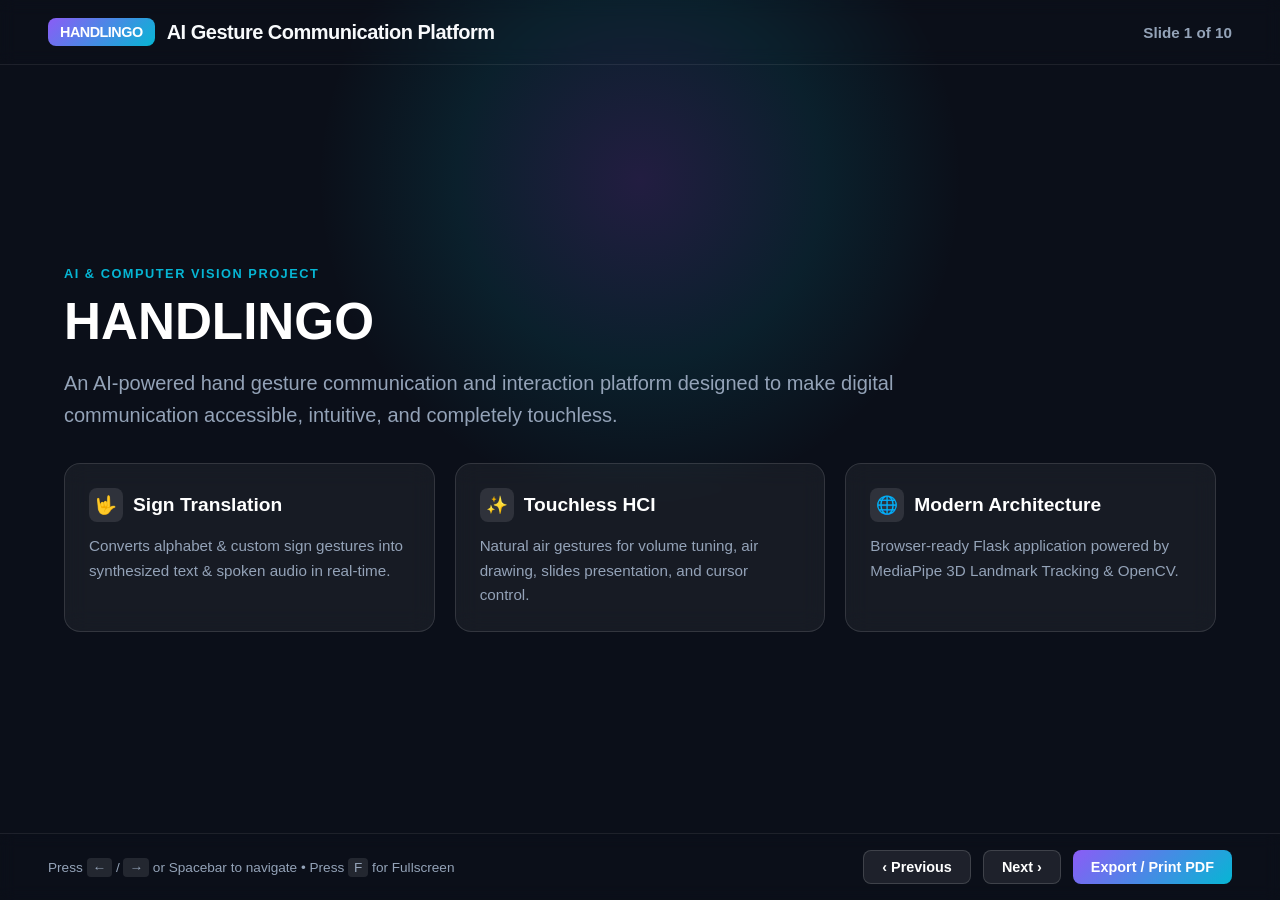
<file: HandLingo_Presentation.html>
<!DOCTYPE html>
<html lang="en">
<head>
  <meta charset="UTF-8">
  <meta name="viewport" content="width=device-width, initial-scale=1.0">
  <title>HandLingo - Presentation Deck</title>
  <style>
    :root {
      --bg-dark: #0b0f19;
      --card-bg: rgba(255, 255, 255, 0.05);
      --card-border: rgba(255, 255, 255, 0.12);
      --accent-cyan: #06b6d4;
      --accent-purple: #8b5cf6;
      --accent-emerald: #10b981;
      --accent-amber: #f59e0b;
      --text-main: #f8fafc;
      --text-muted: #94a3b8;
    }

    * {
      box-sizing: border-box;
      margin: 0;
      padding: 0;
      font-family: -apple-system, BlinkMacSystemFont, "Segoe UI", Roboto, "Helvetica Neue", Arial, sans-serif;
    }

    body {
      background: var(--bg-dark);
      color: var(--text-main);
      overflow: hidden;
      height: 100vh;
      display: flex;
      flex-direction: column;
      justify-content: space-between;
    }

    /* Background glow effect */
    .glow-bg {
      position: absolute;
      top: 20%;
      left: 50%;
      transform: translate(-50%, -50%);
      width: 650px;
      height: 650px;
      background: radial-gradient(circle, rgba(139, 92, 246, 0.18) 0%, rgba(6, 182, 212, 0.1) 40%, transparent 70%);
      pointer-events: none;
      z-index: 0;
    }

    /* Top Bar */
    header {
      position: relative;
      z-index: 10;
      display: flex;
      justify-content: space-between;
      align-items: center;
      padding: 18px 48px;
      border-bottom: 1px solid rgba(255, 255, 255, 0.08);
      backdrop-filter: blur(8px);
    }

    .brand {
      display: flex;
      align-items: center;
      gap: 12px;
      font-size: 1.25rem;
      font-weight: 700;
      letter-spacing: -0.5px;
    }

    .brand .logo-badge {
      background: linear-gradient(135deg, var(--accent-purple), var(--accent-cyan));
      padding: 6px 12px;
      border-radius: 8px;
      font-size: 0.9rem;
      font-weight: 800;
      color: #fff;
    }

    .slide-counter {
      color: var(--text-muted);
      font-size: 0.95rem;
      font-weight: 600;
    }

    /* Slide Container */
    main.deck-container {
      position: relative;
      z-index: 5;
      flex: 1;
      display: flex;
      align-items: center;
      justify-content: center;
      padding: 24px 64px;
    }

    .slide {
      display: none;
      width: 100%;
      max-width: 1180px;
      height: 100%;
      max-height: 620px;
      animation: fadeIn 0.4s ease-out;
      flex-direction: column;
      justify-content: center;
    }

    .slide.active {
      display: flex;
    }

    @keyframes fadeIn {
      from { opacity: 0; transform: translateY(12px); }
      to { opacity: 1; transform: translateY(0); }
    }

    /* Typography */
    .tag {
      display: inline-block;
      text-transform: uppercase;
      font-size: 0.8rem;
      font-weight: 700;
      letter-spacing: 1.5px;
      color: var(--accent-cyan);
      margin-bottom: 12px;
    }

    h1.title {
      font-size: 3.2rem;
      font-weight: 800;
      line-height: 1.15;
      margin-bottom: 16px;
      background: linear-gradient(135deg, #ffffff 40%, #94a3b8 100%);
      -webkit-background-clip: text;
      -webkit-text-fill-color: transparent;
    }

    h2.slide-heading {
      font-size: 2.2rem;
      font-weight: 700;
      margin-bottom: 24px;
      letter-spacing: -0.5px;
    }

    .lead-text {
      font-size: 1.25rem;
      color: var(--text-muted);
      line-height: 1.6;
      max-width: 850px;
      margin-bottom: 32px;
    }

    /* Grid Layouts */
    .grid-2 {
      display: grid;
      grid-template-columns: 1fr 1fr;
      gap: 24px;
      width: 100%;
    }

    .grid-3 {
      display: grid;
      grid-template-columns: repeat(3, 1fr);
      gap: 20px;
      width: 100%;
    }

    .grid-4 {
      display: grid;
      grid-template-columns: repeat(4, 1fr);
      gap: 18px;
      width: 100%;
    }

    /* Card styling */
    .card {
      background: var(--card-bg);
      border: 1px solid var(--card-border);
      border-radius: 16px;
      padding: 24px;
      backdrop-filter: blur(12px);
      transition: transform 0.2s ease, border-color 0.2s ease;
    }

    .card:hover {
      transform: translateY(-2px);
      border-color: rgba(255, 255, 255, 0.25);
    }

    .card h3 {
      font-size: 1.2rem;
      font-weight: 700;
      margin-bottom: 12px;
      display: flex;
      align-items: center;
      gap: 10px;
      color: #fff;
    }

    .card p, .card ul {
      color: var(--text-muted);
      font-size: 0.95rem;
      line-height: 1.6;
    }

    .card ul {
      list-style-position: inside;
      margin-top: 8px;
    }

    .card ul li {
      margin-bottom: 6px;
    }

    .badge-icon {
      display: inline-flex;
      align-items: center;
      justify-content: center;
      width: 34px;
      height: 34px;
      border-radius: 8px;
      font-size: 1.1rem;
      background: rgba(255, 255, 255, 0.1);
    }

    /* Architecture / Flow boxes */
    .arch-flow {
      display: flex;
      align-items: center;
      justify-content: space-between;
      gap: 12px;
      margin: 20px 0;
    }

    .flow-step {
      flex: 1;
      background: var(--card-bg);
      border: 1px solid var(--card-border);
      padding: 18px 14px;
      border-radius: 12px;
      text-align: center;
    }

    .flow-step .num {
      font-size: 0.8rem;
      font-weight: 800;
      color: var(--accent-cyan);
      margin-bottom: 4px;
    }

    .flow-step .title {
      font-size: 1rem;
      font-weight: 700;
      color: #fff;
      margin-bottom: 6px;
    }

    .flow-step .desc {
      font-size: 0.82rem;
      color: var(--text-muted);
    }

    .arrow {
      color: var(--accent-purple);
      font-size: 1.4rem;
      font-weight: bold;
    }

    /* Bottom Navigation Controls */
    footer {
      position: relative;
      z-index: 10;
      display: flex;
      justify-content: space-between;
      align-items: center;
      padding: 16px 48px;
      border-top: 1px solid rgba(255, 255, 255, 0.08);
      backdrop-filter: blur(8px);
    }

    .nav-hints {
      color: var(--text-muted);
      font-size: 0.85rem;
    }

    .nav-buttons {
      display: flex;
      gap: 12px;
    }

    button.btn {
      background: rgba(255, 255, 255, 0.08);
      border: 1px solid rgba(255, 255, 255, 0.15);
      color: #fff;
      padding: 8px 18px;
      border-radius: 8px;
      cursor: pointer;
      font-weight: 600;
      font-size: 0.9rem;
      transition: all 0.2s;
    }

    button.btn:hover {
      background: rgba(255, 255, 255, 0.16);
      border-color: #fff;
    }

    button.btn-primary {
      background: linear-gradient(135deg, var(--accent-purple), var(--accent-cyan));
      border: none;
    }

    button.btn-primary:hover {
      opacity: 0.9;
    }

    /* Print styling */
    @media print {
      body {
        overflow: visible;
        height: auto;
        background: #ffffff;
        color: #000000;
      }
      .glow-bg, header, footer {
        display: none !important;
      }
      .slide {
        display: flex !important;
        page-break-after: always;
        height: 100vh;
        max-height: 100vh;
        padding: 40px;
        box-sizing: border-box;
      }
      .card {
        background: #f8fafc;
        border: 1px solid #cbd5e1;
        color: #000;
      }
      .card h3, h2.slide-heading, h1.title {
        color: #0f172a !important;
        -webkit-text-fill-color: initial !important;
      }
      .card p, .card ul, .lead-text, .flow-step .desc {
        color: #475569 !important;
      }
    }
  </style>
</head>
<body>

  <div class="glow-bg"></div>

  <!-- Header -->
  <header>
    <div class="brand">
      <span class="logo-badge">HANDLINGO</span>
      <span>AI Gesture Communication Platform</span>
    </div>
    <div class="slide-counter" id="slide-num">Slide 1 of 10</div>
  </header>

  <!-- Slide Deck Container -->
  <main class="deck-container">

    <!-- SLIDE 1: Title & Introduction -->
    <section class="slide active">
      <span class="tag">AI & Computer Vision Project</span>
      <h1 class="title">HANDLINGO</h1>
      <p class="lead-text">
        An AI-powered hand gesture communication and interaction platform designed to make digital communication accessible, intuitive, and completely touchless.
      </p>
      <div class="grid-3">
        <div class="card">
          <h3><span class="badge-icon">🤟</span> Sign Translation</h3>
          <p>Converts alphabet & custom sign gestures into synthesized text & spoken audio in real-time.</p>
        </div>
        <div class="card">
          <h3><span class="badge-icon">✨</span> Touchless HCI</h3>
          <p>Natural air gestures for volume tuning, air drawing, slides presentation, and cursor control.</p>
        </div>
        <div class="card">
          <h3><span class="badge-icon">🌐</span> Modern Architecture</h3>
          <p>Browser-ready Flask application powered by MediaPipe 3D Landmark Tracking & OpenCV.</p>
        </div>
      </div>
    </section>

    <!-- SLIDE 2: Problem Statement -->
    <section class="slide">
      <span class="tag">Problem Statement</span>
      <h2 class="slide-heading">The Communication & Interaction Barrier</h2>
      <div class="grid-2">
        <div class="card">
          <h3><span class="badge-icon">🔇</span> Sign Language Inaccessibility</h3>
          <p>Over 70 million deaf individuals globally use sign language as their primary mode of communication. The general public lacks fluency, creating everyday barriers in workplaces, hospitals, and public services.</p>
          <ul style="margin-top:12px;">
            <li>High reliance on human interpreters.</li>
            <li>Lack of accessible real-time translation tools.</li>
          </ul>
        </div>
        <div class="card">
          <h3><span class="badge-icon">🖱️</span> Hardware Limitations & Hygiene</h3>
          <p>Traditional Human-Computer Interaction (HCI) strictly relies on physical contact (keyboards, mice, touchscreen displays). In sterile settings (surgical theaters) or industrial plants, touchless control is essential.</p>
          <ul style="margin-top:12px;">
            <li>Physical peripherals are prone to contamination.</li>
            <li>Inconvenient during presentations or remote workflows.</li>
          </ul>
        </div>
      </div>
    </section>

    <!-- SLIDE 3: Objectives -->
    <section class="slide">
      <span class="tag">Project Goals</span>
      <h2 class="slide-heading">Objectives of HandLingo</h2>
      <div class="grid-3">
        <div class="card">
          <h3><span class="badge-icon">1</span> Real-Time Translation</h3>
          <p>Accurately capture 21 hand landmarks using a standard RGB camera and translate static & dynamic signs (A, B, C, D...) into sentences.</p>
        </div>
        <div class="card">
          <h3><span class="badge-icon">2</span> Speech Synthesis (TTS)</h3>
          <p>Bridge the acoustic gap by converting assembled gesture words directly into clear audio speech for non-signers.</p>
        </div>
        <div class="card">
          <h3><span class="badge-icon">3</span> Touchless OS Interaction</h3>
          <p>Provide zero-contact computer control: intuitive air-mouse, presentation slide switching, and system audio adjustment.</p>
        </div>
        <div class="card">
          <h3><span class="badge-icon">4</span> Digital Air Canvas</h3>
          <p>Allow touch-free finger air drawing and sketching for classrooms, meetings, and creative expressions.</p>
        </div>
        <div class="card">
          <h3><span class="badge-icon">5</span> Zero Cost & Accessible</h3>
          <p>Run on ubiquitous webcams without requiring expensive sensory gloves, depth sensors, or LiDAR hardware.</p>
        </div>
        <div class="card">
          <h3><span class="badge-icon">6</span> Cross-Platform Growth</h3>
          <p>A web-first platform architected for seamless evolution into mobile and edge-computing applications.</p>
        </div>
      </div>
    </section>

    <!-- SLIDE 4: Proposed Solution -->
    <section class="slide">
      <span class="tag">Proposed Solution</span>
      <h2 class="slide-heading">Unified Gesture AI Platform</h2>
      <div class="grid-2">
        <div class="card">
          <h3><span class="badge-icon">💡</span> Core Innovation</h3>
          <p>HandLingo eliminates sensory gloves by leveraging single-camera Computer Vision and spatial Machine Learning algorithms.</p>
          <ul style="margin-top: 12px;">
            <li><strong>Two-Way Communication:</strong> Signs translated to visual text and spoken speech instantly.</li>
            <li><strong>Multi-Modal Controller:</strong> Seamlessly switch between Sign Translator, Presentation Mode, Volume Slider, and Air Drawing.</li>
            <li><strong>No Calibration Overhead:</strong> Instantaneous hand detection upon entering camera FOV.</li>
          </ul>
        </div>
        <div class="card">
          <h3><span class="badge-icon">🚀</span> Key Differentiators</h3>
          <ul style="margin-top: 8px;">
            <li><strong>Webcam-Only:</strong> Zero specialized sensor requirement.</li>
            <li><strong>Sub-30ms Latency:</strong> Optimized Euclidean coordinate tracking ensures real-time feedback.</li>
            <li><strong>Process Isolation:</strong> Modular Python feature threads prevent webcam contention and memory bottlenecks.</li>
            <li><strong>Intuitive UI:</strong> Interactive dashboard with one-click toggles and live status badges.</li>
          </ul>
        </div>
      </div>
    </section>

    <!-- SLIDE 5: System Architecture -->
    <section class="slide">
      <span class="tag">System Design</span>
      <h2 class="slide-heading">System Architecture & Pipeline</h2>
      <div class="arch-flow">
        <div class="flow-step">
          <div class="num">STAGE 01</div>
          <div class="title">Video Input</div>
          <div class="desc">OpenCV captures live 30 FPS webcam stream</div>
        </div>
        <div class="arrow">→</div>
        <div class="flow-step">
          <div class="num">STAGE 02</div>
          <div class="title">Landmark Detection</div>
          <div class="desc">MediaPipe Hands maps 21 3D coordinates (X, Y, Z)</div>
        </div>
        <div class="arrow">→</div>
        <div class="flow-step">
          <div class="num">STAGE 03</div>
          <div class="title">Gesture Engine</div>
          <div class="desc">Vector math, angle computation & state classification</div>
        </div>
        <div class="arrow">→</div>
        <div class="flow-step">
          <div class="num">STAGE 04</div>
          <div class="title">Action Execution</div>
          <div class="desc">TTS Audio, OS Audio (PyCaw), PyAutoGUI & Canvas</div>
        </div>
      </div>
      <div class="grid-2" style="margin-top: 16px;">
        <div class="card">
          <h3>Frontend & Controller Layer</h3>
          <p>Flask web application serving responsive controls and SSL-secured camera feeds with process-lifecycle management.</p>
        </div>
        <div class="card">
          <h3>Hardware & OS Automation Layer</h3>
          <p>Direct hook into Windows Core Audio API, virtual keystrokes, and virtual cursor positioning.</p>
        </div>
      </div>
    </section>

    <!-- SLIDE 6: Technologies Used -->
    <section class="slide">
      <span class="tag">Tech Stack</span>
      <h2 class="slide-heading">Technologies & Frameworks</h2>
      <div class="grid-4">
        <div class="card">
          <h3><span class="badge-icon">🐍</span> Backend</h3>
          <p><strong>Python & Flask</strong><br>Handles routing, async feature orchestration, and sub-process lifecycle control.</p>
        </div>
        <div class="card">
          <h3><span class="badge-icon">👁️</span> Vision</h3>
          <p><strong>OpenCV & MediaPipe</strong><br>Real-time frame ingestion, color space conversion, and 21-joint skeleton mapping.</p>
        </div>
        <div class="card">
          <h3><span class="badge-icon">⚙️</span> Automation</h3>
          <p><strong>PyCaw & PyAutoGUI</strong><br>Native Windows endpoint volume manipulation and simulated keyboard events.</p>
        </div>
        <div class="card">
          <h3><span class="badge-icon">🌐</span> Web & Audio</h3>
          <p><strong>HTML5, CSS3, JS & TTS</strong><br>Clean responsive UI with Web Speech / pyttsx3 voice generation.</p>
        </div>
      </div>
    </section>

    <!-- SLIDE 7: Working Methodology -->
    <section class="slide">
      <span class="tag">Workflow</span>
      <h2 class="slide-heading">Working Methodology</h2>
      <div class="grid-3">
        <div class="card">
          <h3>1. Landmark Extraction</h3>
          <p>Frames converted from BGR to RGB. MediaPipe extracts spatial coordinates of thumb tip (ID 4), index tip (ID 8), and wrist (ID 0).</p>
        </div>
        <div class="card">
          <h3>2. Spatial Geometry Analysis</h3>
          <p>Euclidean distance formula calculates finger proximity:
          <br><code style="color:var(--accent-cyan); display:block; margin-top:6px;">d = √((x₂ - x₁)² + (y₂ - y₁)²)</code>
          Detects pinch gestures, finger fold states, and hand angles.</p>
        </div>
        <div class="card">
          <h3>3. Action Dispatching</h3>
          <p>Mapped commands trigger designated modules:
          <br>• Distance ∝ Volume %
          <br>• Index position → Canvas draw
          <br>• Swipe left/right → Slide change
          <br>• Alphabet sign → Text queue</p>
        </div>
      </div>
    </section>

    <!-- SLIDE 8: Major Features & Modules -->
    <section class="slide">
      <span class="tag">System Capabilities</span>
      <h2 class="slide-heading">Major Features & Modules</h2>
      <div class="grid-2">
        <div class="card">
          <h3><span class="badge-icon">🗣️</span> Sign Language to Speech</h3>
          <p>Real-time translation of finger spelling (A-Z) and standard signs. Assembles letters into words, words into sentences, and synthesizes clear vocal speech.</p>
        </div>
        <div class="card">
          <h3><span class="badge-icon">🔊</span> Smart Volume Controller</h3>
          <p>Thumb-to-index pinch distance dynamically scales master system volume from 0% to 100% with real-time HUD bar visualization.</p>
        </div>
        <div class="card">
          <h3><span class="badge-icon">🎨</span> Virtual Air Drawing</h3>
          <p>Finger tip tracking acts as a virtual stylus. Supports multi-color selection, variable brush strokes, and air-swipe canvas clearing.</p>
        </div>
        <div class="card">
          <h3><span class="badge-icon">📊</span> Presentation & Media Control</h3>
          <p>Hands-free navigation for slide decks (Next/Previous) and multimedia playback (Play, Pause, Skip) using directional hand sweeps.</p>
        </div>
      </div>
    </section>

    <!-- SLIDE 9: Applications & Advantages -->
    <section class="slide">
      <span class="tag">Impact & Reach</span>
      <h2 class="slide-heading">Applications, Advantages & Future Scope</h2>
      <div class="grid-3">
        <div class="card">
          <h3>Applications</h3>
          <ul style="margin-top:6px;">
            <li>Assisted Living & Deaf community inclusion.</li>
            <li>Sterile medical surgical suites.</li>
            <li>Smart classrooms & conference presentations.</li>
            <li>Touchless public kiosks & ATMs.</li>
          </ul>
        </div>
        <div class="card">
          <h3>Key Advantages</h3>
          <ul style="margin-top:6px;">
            <li><strong>100% Software-Driven:</strong> Zero expensive hardware needed.</li>
            <li><strong>Low Latency:</strong> Immediate response on standard consumer PCs.</li>
            <li><strong>Hygienic & Touchless:</strong> Eliminates surface pathogen transmission.</li>
          </ul>
        </div>
        <div class="card">
          <h3>Future Scope</h3>
          <ul style="margin-top:6px;">
            <li>Continuous dynamic sentence translation (Deep Learning LSTMs / Transformers).</li>
            <li>Cross-platform Flutter / React Native mobile apps.</li>
            <li>Multi-language speech translation (English, Spanish, Hindi, etc.).</li>
          </ul>
        </div>
      </div>
    </section>

    <!-- SLIDE 10: Conclusion -->
    <section class="slide">
      <span class="tag">Summary</span>
      <h2 class="slide-heading">Conclusion & Future Enhancements</h2>
      <div class="grid-2">
        <div class="card">
          <h3>Project Summary</h3>
          <p><strong>HandLingo</strong> proves that computer vision and machine learning can dismantle communication barriers and transform everyday digital interactions without requiring proprietary hardware.</p>
          <p style="margin-top:12px;">By uniting <strong>Sign Language Translation</strong> with intuitive <strong>Touchless Device Control</strong>, it bridges accessibility with next-generation human-computer interaction.</p>
        </div>
        <div class="card">
          <h3>Roadmap Ahead</h3>
          <ul style="margin-top: 6px;">
            <li><strong>Cloud Model Sync:</strong> Edge-optimized lightweight ML deployment.</li>
            <li><strong>Extended Vocabulary:</strong> Expand from finger-spelling to full contextual sign grammar.</li>
            <li><strong>AR/VR Integration:</strong> Spatial computing support for Meta Quest and Apple Vision platforms.</li>
          </ul>
          <div style="margin-top:20px; text-align:center;">
            <span style="font-weight:700; color:var(--accent-cyan); font-size:1.1rem;">Thank You! Q&A Session</span>
          </div>
        </div>
      </div>
    </section>

  </main>

  <!-- Footer Navigation -->
  <footer>
    <div class="nav-hints">
      Press <kbd style="background:rgba(255,255,255,0.1); padding:2px 6px; border-radius:4px;">←</kbd> / <kbd style="background:rgba(255,255,255,0.1); padding:2px 6px; border-radius:4px;">→</kbd> or Spacebar to navigate • Press <kbd style="background:rgba(255,255,255,0.1); padding:2px 6px; border-radius:4px;">F</kbd> for Fullscreen
    </div>
    <div class="nav-buttons">
      <button class="btn" onclick="prevSlide()">‹ Previous</button>
      <button class="btn" onclick="nextSlide()">Next ›</button>
      <button class="btn btn-primary" onclick="window.print()">Export / Print PDF</button>
    </div>
  </footer>

  <script>
    const slides = document.querySelectorAll('.slide');
    const counter = document.getElementById('slide-num');
    let currentIndex = 0;

    function updateSlide(index) {
      slides.forEach((s, i) => {
        s.classList.toggle('active', i === index);
      });
      counter.textContent = `Slide ${index + 1} of ${slides.length}`;
    }

    function nextSlide() {
      if (currentIndex < slides.length - 1) {
        currentIndex++;
        updateSlide(currentIndex);
      }
    }

    function prevSlide() {
      if (currentIndex > 0) {
        currentIndex--;
        updateSlide(currentIndex);
      }
    }

    document.addEventListener('keydown', (e) => {
      if (e.key === 'ArrowRight' || e.key === ' ') {
        nextSlide();
      } else if (e.key === 'ArrowLeft') {
        prevSlide();
      } else if (e.key === 'f' || e.key === 'F') {
        if (!document.fullscreenElement) {
          document.documentElement.requestFullscreen();
        } else {
          document.exitFullscreen();
        }
      }
    });
  </script>
</body>
</html>
</file>
